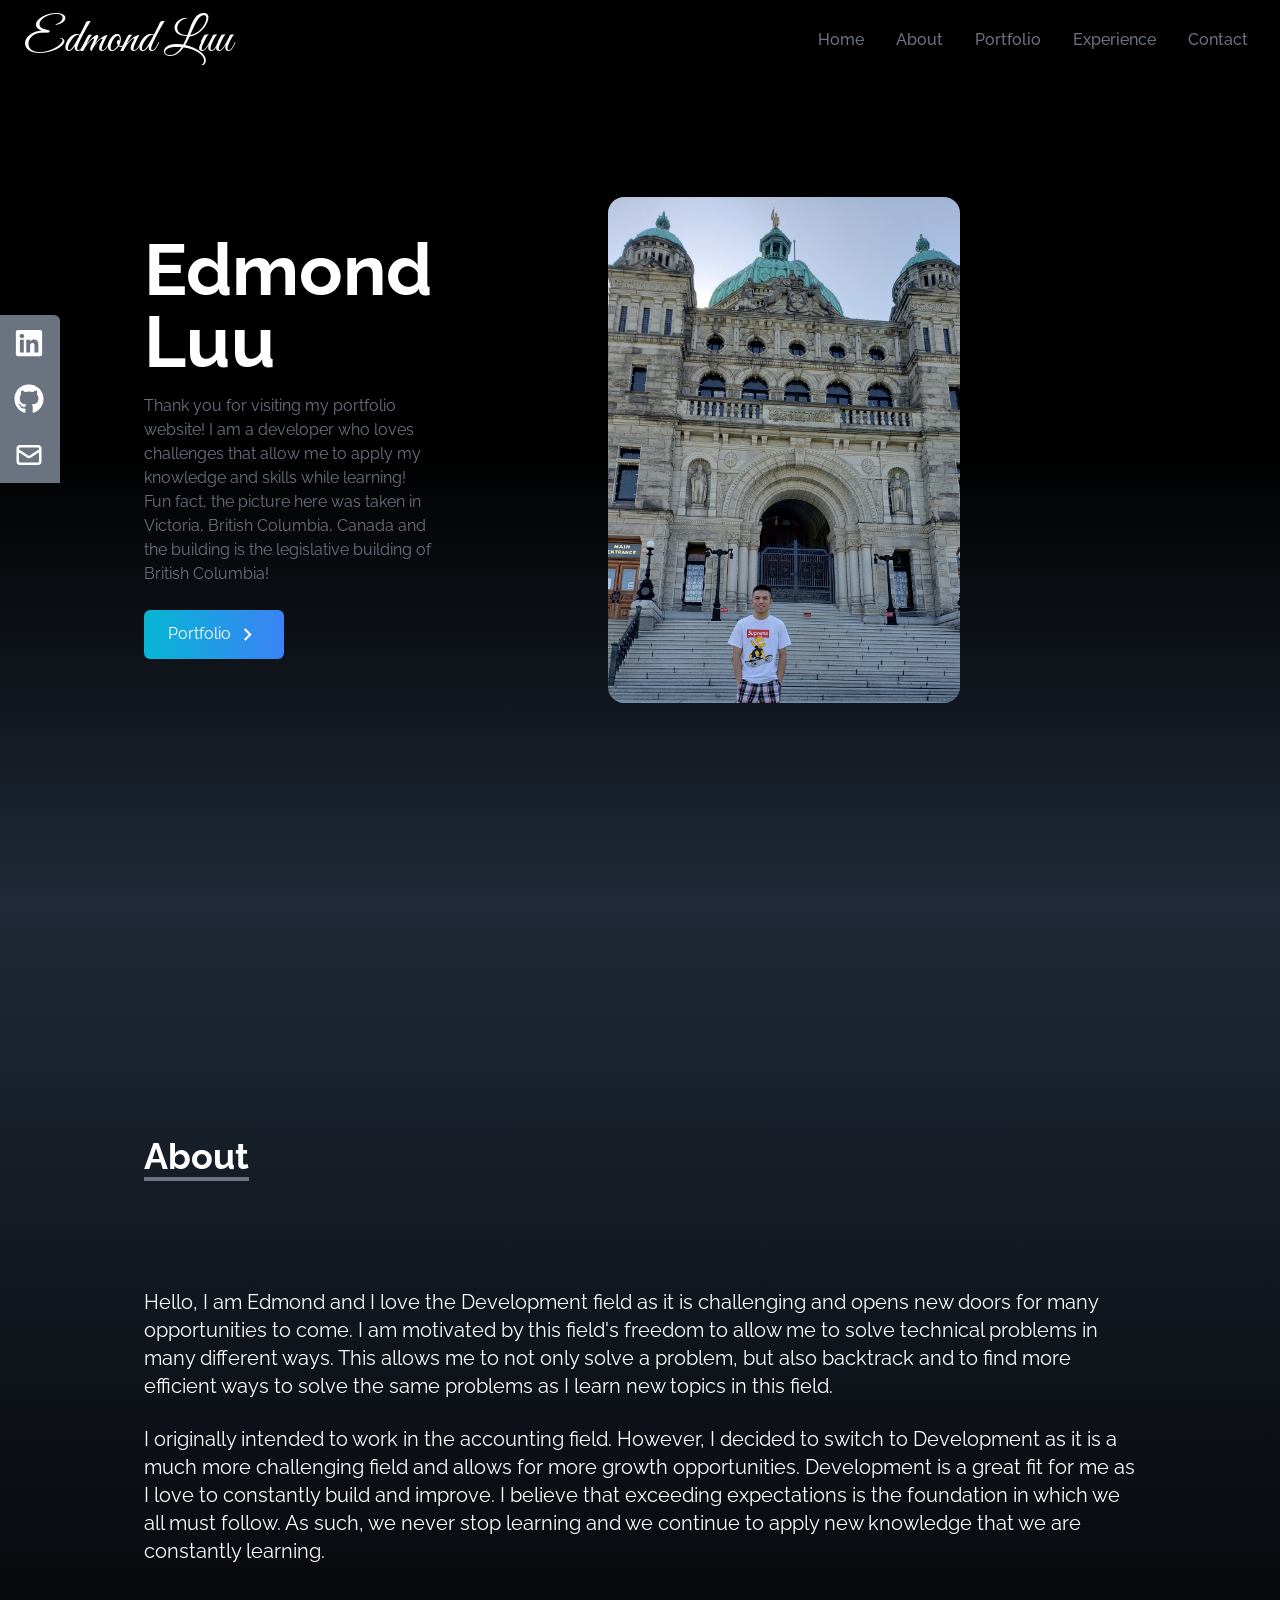
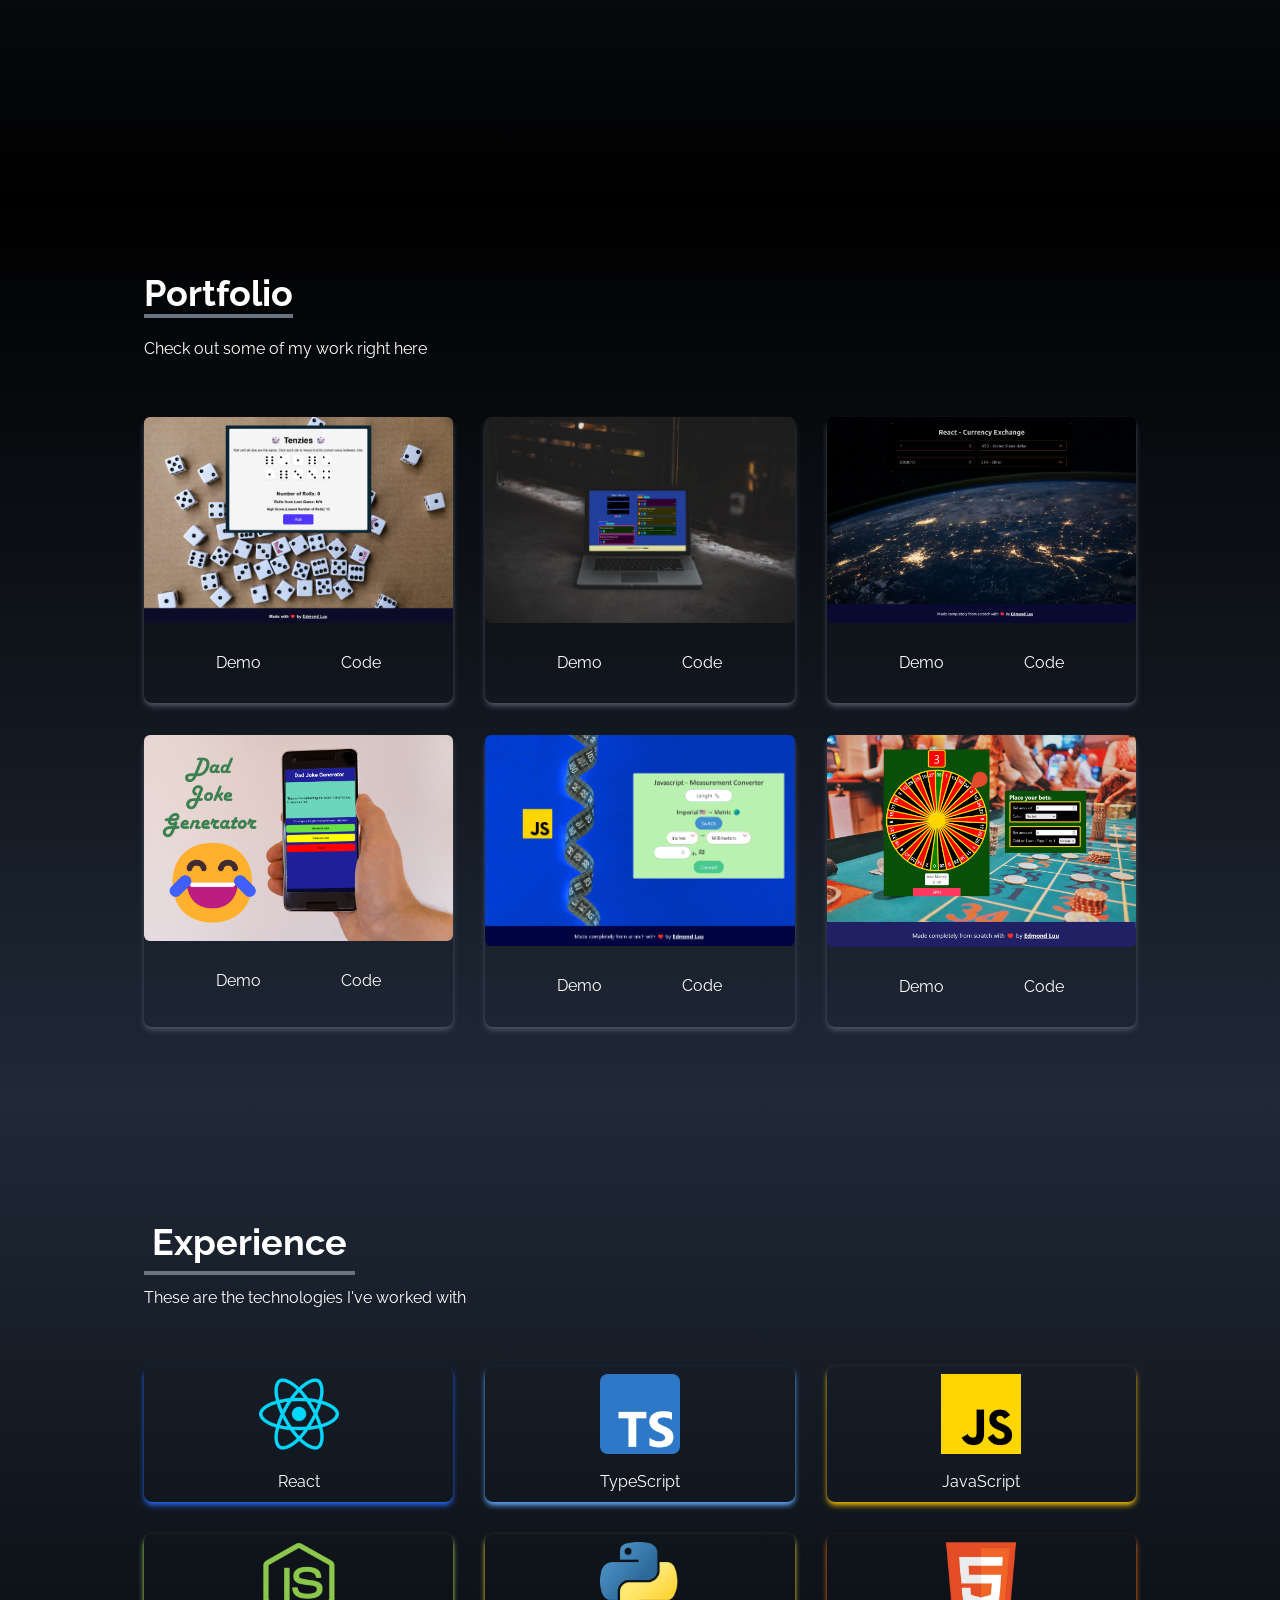
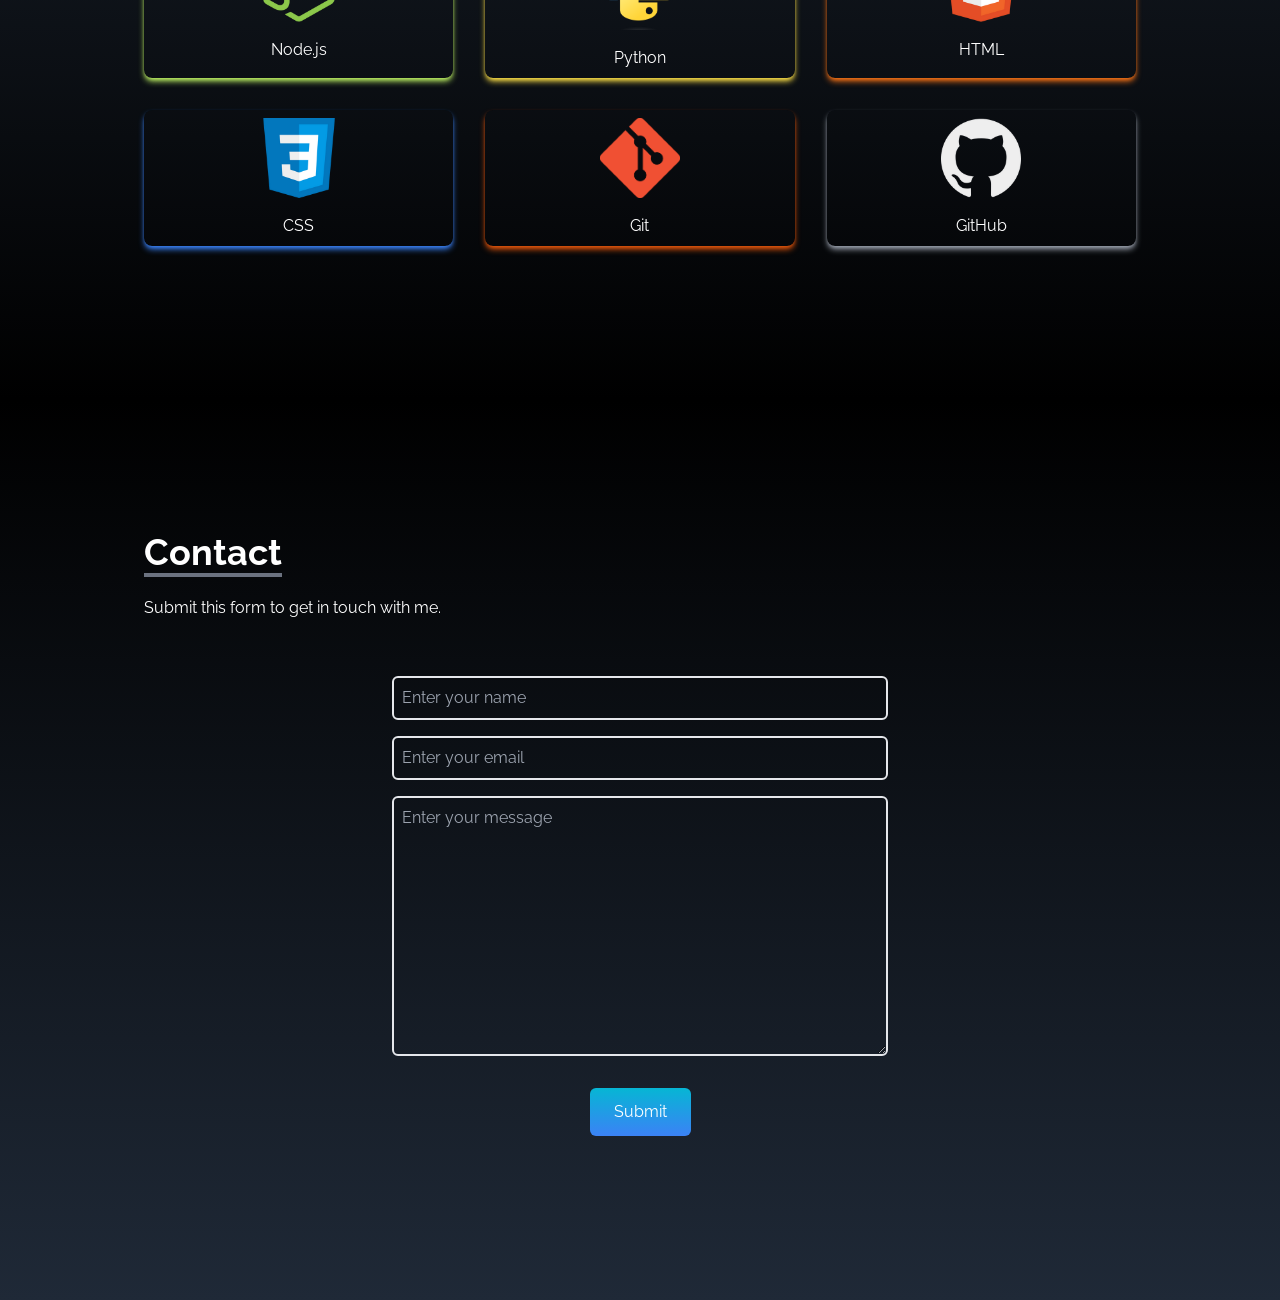
<file: index.html>
<!doctype html><html lang="en"><head><meta charset="utf-8"/><link rel="icon" href="/favicon.png"/><meta name="viewport" content="width=device-width,initial-scale=1"/><meta name="theme-color" content="#000000"/><meta name="description" content="Web site created using create-react-app"/><link rel="apple-touch-icon" href="/logo192.png"/><link rel="manifest" href="/manifest.json"/><title>Edmond Luu | Portfolio</title><script defer="defer" src="/static/js/main.e8f8a479.js"></script><link href="/static/css/main.27547d89.css" rel="stylesheet"></head><body><noscript>You need to enable JavaScript to run this app.</noscript><div id="root"></div></body></html>
</file>
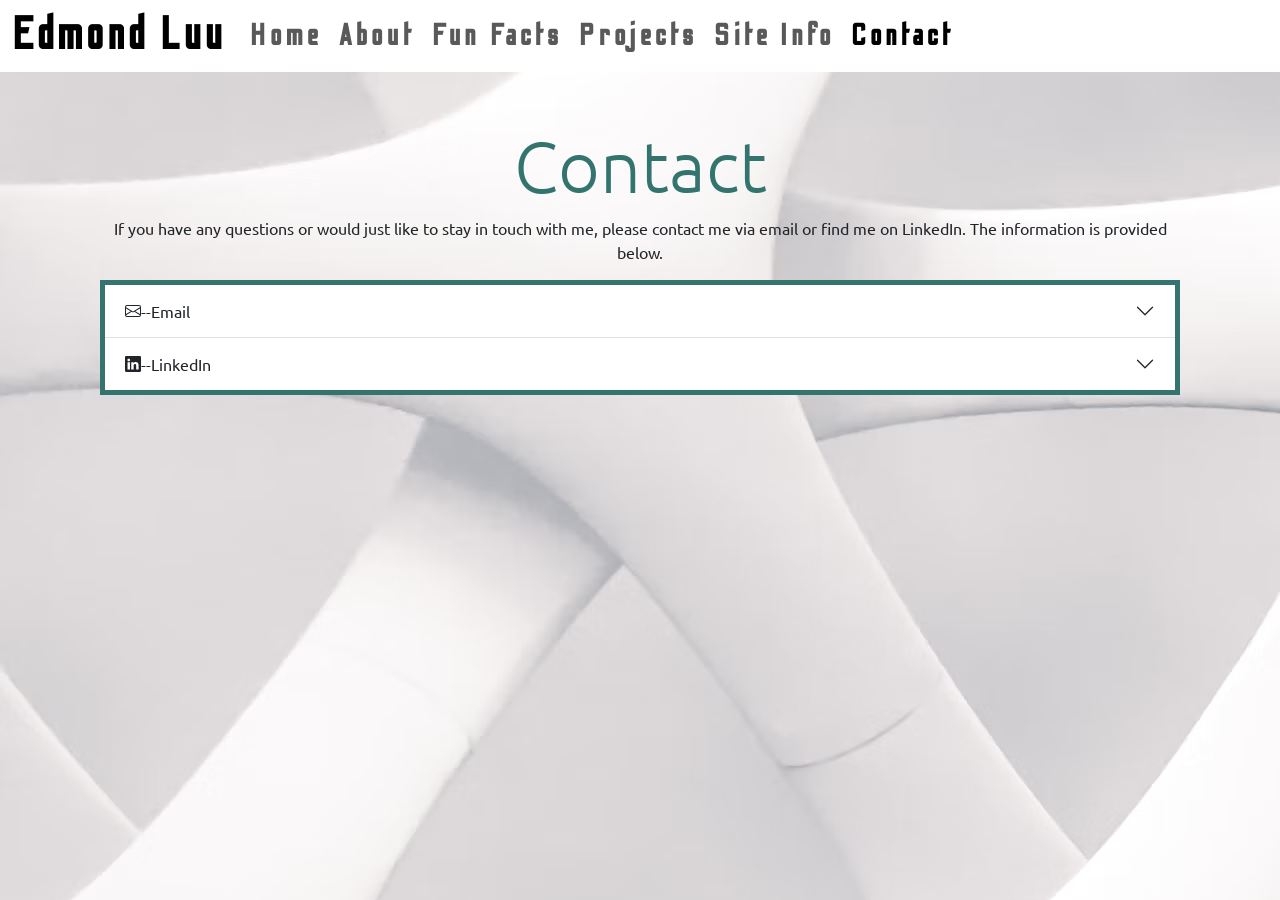
<file: contact.html>
<!DOCTYPE html>
<html lang="en">

<head>
    <meta charset="UTF-8">
    <meta http-equiv="X-UA-Compatible" content="IE=edge">
    <meta name="viewport" content="width=device-width, initial-scale=1.0">
    <title>Edmond Luu - Contact Me</title>
    <link rel="preconnect" href="https://fonts.googleapis.com">
    <link rel="preconnect" href="https://fonts.gstatic.com" crossorigin>
    <link href="https://fonts.googleapis.com/css2?family=Odibee+Sans&display=swap" rel="stylesheet">
    <link rel="preconnect" href="https://fonts.googleapis.com">
    <link rel="preconnect" href="https://fonts.gstatic.com" crossorigin>
    <link href="https://fonts.googleapis.com/css2?family=Ubuntu&display=swap" rel="stylesheet">
    <link href="https://cdn.jsdelivr.net/npm/bootstrap@5.2.0-beta1/dist/css/bootstrap.min.css" rel="stylesheet"
        integrity="sha384-0evHe/X+R7YkIZDRvuzKMRqM+OrBnVFBL6DOitfPri4tjfHxaWutUpFmBp4vmVor" crossorigin="anonymous">
    <link rel="stylesheet" href="style.css">

</head>

<body>
    <nav class="navbar navbar-expand-md sticky-top">
        <div class="container-fluid">
            <a class="navbar-brand" href="index.html" id="title">Edmond Luu</a>
            <button class="navbar-toggler" type="button" data-bs-toggle="collapse" data-bs-target="#navbarNav"
                aria-controls="navbarNav" aria-expanded="false" aria-label="Toggle navigation">
                <span class="navbar-toggler-icon"></span>
            </button>
            <div class="collapse navbar-collapse" id="navbarNav">
                <ul class="navbar-nav me-auto mb-2 mb-lg-0">
                    <li class="nav-item">
                        <a class="nav-link" aria-current="page" href="index.html">Home</a>
                    </li>
                    <li class="nav-item">
                        <a class="nav-link" href="about.html">About</a>
                    </li>
                    <li class="nav-item">
                        <a class="nav-link" href="funfacts.html">Fun Facts</a>
                    </li>
                    <li class="nav-item">
                        <a class="nav-link" href="projects.html">Projects</a>
                    </li>
                    <li class="nav-item">
                        <a class="nav-link" href="siteinfo.html">Site Info</a>
                    </li>
                    <li class="nav-item">
                        <a class="nav-link active" href="contact.html">Contact</a>
                    </li>
                </ul>
            </div>
        </div>
    </nav>

    <section class="container-fluid" id="intro">
        <h2 class="display-2 text-center">Contact</h2>
        <p class="text-center">If you have any questions or would just like to stay in touch with me, please contact
            me
            via email or find me
            on LinkedIn. The information is provided below.</p>
        <div class="accordion accordion-flush" id="accordionFlushExample">
            <div class="accordion-item">
                <h2 class="accordion-header" id="flush-headingOne">
                    <button class="accordion-button collapsed" type="button" data-bs-toggle="collapse"
                        data-bs-target="#flush-collapseOne" aria-expanded="false" aria-controls="flush-collapseOne">
                        <svg xmlns="http://www.w3.org/2000/svg" width="16" height="16" fill="currentColor"
                            class="bi bi-envelope" viewBox="0 0 16 16">
                            <path
                                d="M0 4a2 2 0 0 1 2-2h12a2 2 0 0 1 2 2v8a2 2 0 0 1-2 2H2a2 2 0 0 1-2-2V4Zm2-1a1 1 0 0 0-1 1v.217l7 4.2 7-4.2V4a1 1 0 0 0-1-1H2Zm13 2.383-4.708 2.825L15 11.105V5.383Zm-.034 6.876-5.64-3.471L8 9.583l-1.326-.795-5.64 3.47A1 1 0 0 0 2 13h12a1 1 0 0 0 .966-.741ZM1 11.105l4.708-2.897L1 5.383v5.722Z" />
                        </svg>--Email
                    </button>
                </h2>
                <div id="flush-collapseOne" class="accordion-collapse collapse" aria-labelledby="flush-headingOne"
                    data-bs-parent="#accordionFlushExample">
                    <div class="accordion-body">My email address is <a
                            href="mailto:eluu@berkeley.edu">eluu@berkeley.edu</a>.</div>
                </div>
            </div>
            <div class="accordion-item">
                <h2 class="accordion-header" id="flush-headingTwo">
                    <button class="accordion-button collapsed" type="button" data-bs-toggle="collapse"
                        data-bs-target="#flush-collapseTwo" aria-expanded="false" aria-controls="flush-collapseTwo">
                        <svg xmlns="http://www.w3.org/2000/svg" width="16" height="16" fill="currentColor"
                            class="bi bi-linkedin" viewBox="0 0 16 16">
                            <path
                                d="M0 1.146C0 .513.526 0 1.175 0h13.65C15.474 0 16 .513 16 1.146v13.708c0 .633-.526 1.146-1.175 1.146H1.175C.526 16 0 15.487 0 14.854V1.146zm4.943 12.248V6.169H2.542v7.225h2.401zm-1.2-8.212c.837 0 1.358-.554 1.358-1.248-.015-.709-.52-1.248-1.342-1.248-.822 0-1.359.54-1.359 1.248 0 .694.521 1.248 1.327 1.248h.016zm4.908 8.212V9.359c0-.216.016-.432.08-.586.173-.431.568-.878 1.232-.878.869 0 1.216.662 1.216 1.634v3.865h2.401V9.25c0-2.22-1.184-3.252-2.764-3.252-1.274 0-1.845.7-2.165 1.193v.025h-.016a5.54 5.54 0 0 1 .016-.025V6.169h-2.4c.03.678 0 7.225 0 7.225h2.4z" />
                        </svg>--LinkedIn
                    </button>
                </h2>
                <div id="flush-collapseTwo" class="accordion-collapse collapse" aria-labelledby="flush-headingTwo"
                    data-bs-parent="#accordionFlushExample">
                    <div class="accordion-body">My LinkedIn profile is at <a
                            href="https://wwww.linkedin.com/in/edmondluu">https://linkedin.com/in/edmondluu</a>.</div>
                </div>
            </div>
        </div>
    </section>


    <script src="https://cdn.jsdelivr.net/npm/bootstrap@5.2.0-beta1/dist/js/bootstrap.bundle.min.js"
        integrity="sha384-pprn3073KE6tl6bjs2QrFaJGz5/SUsLqktiwsUTF55Jfv3qYSDhgCecCxMW52nD2"
        crossorigin="anonymous"></script>

</body>

</html>
</file>
<file: static/css/main.27547d89.css>
@import url(https://fonts.googleapis.com/css2?family=Raleway:ital,wght@0,100;0,200;0,300;0,400;0,500;0,600;0,700;0,800;0,900;1,100;1,200;1,300;1,400;1,500;1,600;1,700;1,800;1,900&display=swap);@import url(https://fonts.googleapis.com/css2?family=Great+Vibes&display=swap);
/*
! tailwindcss v3.0.24 | MIT License | https://tailwindcss.com
*/*,:after,:before{border:0 solid #e5e7eb;box-sizing:border-box}:after,:before{--tw-content:""}html{-webkit-text-size-adjust:100%;font-family:ui-sans-serif,system-ui,-apple-system,BlinkMacSystemFont,Segoe UI,Roboto,Helvetica Neue,Arial,Noto Sans,sans-serif,Apple Color Emoji,Segoe UI Emoji,Segoe UI Symbol,Noto Color Emoji;line-height:1.5;tab-size:4}body{line-height:inherit;margin:0}hr{border-top-width:1px;color:inherit;height:0}abbr:where([title]){-webkit-text-decoration:underline dotted;text-decoration:underline dotted}h1,h2,h3,h4,h5,h6{font-size:inherit;font-weight:inherit}a{color:inherit;text-decoration:inherit}b,strong{font-weight:bolder}code,kbd,pre,samp{font-family:ui-monospace,SFMono-Regular,Menlo,Monaco,Consolas,Liberation Mono,Courier New,monospace;font-size:1em}small{font-size:80%}sub,sup{font-size:75%;line-height:0;position:relative;vertical-align:baseline}sub{bottom:-.25em}sup{top:-.5em}table{border-collapse:collapse;border-color:inherit;text-indent:0}button,input,optgroup,select,textarea{color:inherit;font-family:inherit;font-size:100%;line-height:inherit;margin:0;padding:0}button,select{text-transform:none}[type=button],[type=reset],[type=submit],button{-webkit-appearance:button;background-color:transparent;background-image:none}:-moz-focusring{outline:auto}:-moz-ui-invalid{box-shadow:none}progress{vertical-align:baseline}::-webkit-inner-spin-button,::-webkit-outer-spin-button{height:auto}[type=search]{-webkit-appearance:textfield;outline-offset:-2px}::-webkit-search-decoration{-webkit-appearance:none}::-webkit-file-upload-button{-webkit-appearance:button;font:inherit}summary{display:list-item}blockquote,dd,dl,figure,h1,h2,h3,h4,h5,h6,hr,p,pre{margin:0}fieldset{margin:0}fieldset,legend{padding:0}menu,ol,ul{list-style:none;margin:0;padding:0}textarea{resize:vertical}input::-webkit-input-placeholder,textarea::-webkit-input-placeholder{color:#9ca3af;opacity:1}input:-ms-input-placeholder,textarea:-ms-input-placeholder{color:#9ca3af;opacity:1}input::placeholder,textarea::placeholder{color:#9ca3af;opacity:1}[role=button],button{cursor:pointer}:disabled{cursor:default}audio,canvas,embed,iframe,img,object,svg,video{display:block;vertical-align:middle}img,video{height:auto;max-width:100%}[hidden]{display:none}html{font-family:Raleway,sans-serif}*,:after,:before{--tw-translate-x:0;--tw-translate-y:0;--tw-rotate:0;--tw-skew-x:0;--tw-skew-y:0;--tw-scale-x:1;--tw-scale-y:1;--tw-pan-x: ;--tw-pan-y: ;--tw-pinch-zoom: ;--tw-scroll-snap-strictness:proximity;--tw-ordinal: ;--tw-slashed-zero: ;--tw-numeric-figure: ;--tw-numeric-spacing: ;--tw-numeric-fraction: ;--tw-ring-inset: ;--tw-ring-offset-width:0px;--tw-ring-offset-color:#fff;--tw-ring-color:rgba(59,130,246,.5);--tw-ring-offset-shadow:0 0 #0000;--tw-ring-shadow:0 0 #0000;--tw-shadow:0 0 #0000;--tw-shadow-colored:0 0 #0000;--tw-blur: ;--tw-brightness: ;--tw-contrast: ;--tw-grayscale: ;--tw-hue-rotate: ;--tw-invert: ;--tw-saturate: ;--tw-sepia: ;--tw-drop-shadow: ;--tw-backdrop-blur: ;--tw-backdrop-brightness: ;--tw-backdrop-contrast: ;--tw-backdrop-grayscale: ;--tw-backdrop-hue-rotate: ;--tw-backdrop-invert: ;--tw-backdrop-opacity: ;--tw-backdrop-saturate: ;--tw-backdrop-sepia: }.fixed{position:fixed}.absolute{position:absolute}.top-0{top:0}.left-0{left:0}.top-\[35\%\]{top:35%}.z-10{z-index:10}.m-4{margin:1rem}.mx-auto{margin-left:auto;margin-right:auto}.my-4{margin-bottom:1rem;margin-top:1rem}.my-8{margin-bottom:2rem;margin-top:2rem}.my-2{margin-bottom:.5rem;margin-top:.5rem}.mt-20{margin-top:5rem}.mb-\[25px\]{margin-bottom:25px}.mt-4{margin-top:1rem}.ml-1{margin-left:.25rem}.ml-2{margin-left:.5rem}.ml-\[-100px\]{margin-left:-100px}.inline{display:inline}.flex{display:flex}.grid{display:grid}.hidden{display:none}.h-screen{height:100vh}.h-full{height:100%}.h-20{height:5rem}.h-14{height:3.5rem}.w-full{width:100%}.w-20{width:5rem}.w-fit{width:-webkit-fit-content;width:-moz-fit-content;width:fit-content}.w-2\/3{width:66.666667%}.w-1\/2{width:50%}.w-40{width:10rem}.max-w-screen-lg{max-width:1024px}.max-w-md{max-width:28rem}.cursor-pointer{cursor:pointer}.grid-cols-2{grid-template-columns:repeat(2,minmax(0,1fr))}.flex-col{flex-direction:column}.items-center{align-items:center}.justify-center{justify-content:center}.justify-between{justify-content:space-between}.gap-8{gap:2rem}.rounded-md{border-radius:.375rem}.rounded-lg{border-radius:.5rem}.rounded-2xl{border-radius:1rem}.rounded-tr-md{border-top-right-radius:.375rem}.rounded-br-md{border-bottom-right-radius:.375rem}.border-2{border-width:2px}.border-b-4{border-bottom-width:4px}.border-gray-500{--tw-border-opacity:1;border-color:rgb(107 114 128/var(--tw-border-opacity))}.bg-transparent{background-color:transparent}.bg-black{--tw-bg-opacity:1;background-color:rgb(0 0 0/var(--tw-bg-opacity))}.bg-gray-500{--tw-bg-opacity:1;background-color:rgb(107 114 128/var(--tw-bg-opacity))}.bg-gradient-to-b{background-image:linear-gradient(to bottom,var(--tw-gradient-stops))}.bg-gradient-to-r{background-image:linear-gradient(to right,var(--tw-gradient-stops))}.from-gray-800{--tw-gradient-from:#1f2937;--tw-gradient-stops:var(--tw-gradient-from),var(--tw-gradient-to,rgba(31,41,55,0))}.from-black{--tw-gradient-from:#000;--tw-gradient-stops:var(--tw-gradient-from),var(--tw-gradient-to,transparent)}.from-cyan-500{--tw-gradient-from:#06b6d4;--tw-gradient-stops:var(--tw-gradient-from),var(--tw-gradient-to,rgba(6,182,212,0))}.via-black{--tw-gradient-stops:var(--tw-gradient-from),#000,var(--tw-gradient-to,transparent)}.to-black{--tw-gradient-to:#000}.to-gray-800{--tw-gradient-to:#1f2937}.to-blue-500{--tw-gradient-to:#3b82f6}.p-4{padding:1rem}.p-2{padding:.5rem}.py-6{padding-bottom:1.5rem;padding-top:1.5rem}.px-6{padding-left:1.5rem;padding-right:1.5rem}.py-3{padding-bottom:.75rem;padding-top:.75rem}.py-8{padding-bottom:2rem;padding-top:2rem}.px-12{padding-left:3rem;padding-right:3rem}.py-2{padding-bottom:.5rem;padding-top:.5rem}.px-4{padding-left:1rem;padding-right:1rem}.py-4{padding-bottom:1rem;padding-top:1rem}.pb-8{padding-bottom:2rem}.pr-4{padding-right:1rem}.text-center{text-align:center}.font-signature{font-family:Great Vibes}.text-4xl{font-size:2.25rem;line-height:2.5rem}.text-xl{font-size:1.25rem;line-height:1.75rem}.text-5xl{font-size:3rem;line-height:1}.font-bold{font-weight:700}.font-medium{font-weight:500}.capitalize{text-transform:capitalize}.text-white{--tw-text-opacity:1;color:rgb(255 255 255/var(--tw-text-opacity))}.text-gray-500{--tw-text-opacity:1;color:rgb(107 114 128/var(--tw-text-opacity))}.shadow-md{--tw-shadow:0 4px 6px -1px rgba(0,0,0,.1),0 2px 4px -2px rgba(0,0,0,.1);--tw-shadow-colored:0 4px 6px -1px var(--tw-shadow-color),0 2px 4px -2px var(--tw-shadow-color);box-shadow:0 0 #0000,0 0 #0000,var(--tw-shadow);box-shadow:var(--tw-ring-offset-shadow,0 0 #0000),var(--tw-ring-shadow,0 0 #0000),var(--tw-shadow)}.shadow-blue-600{--tw-shadow-color:#2563eb;--tw-shadow:var(--tw-shadow-colored)}.shadow-blue-400{--tw-shadow-color:#60a5fa;--tw-shadow:var(--tw-shadow-colored)}.shadow-yellow-500{--tw-shadow-color:#eab308;--tw-shadow:var(--tw-shadow-colored)}.shadow-lime-300{--tw-shadow-color:#bef264;--tw-shadow:var(--tw-shadow-colored)}.shadow-yellow-300{--tw-shadow-color:#fde047;--tw-shadow:var(--tw-shadow-colored)}.shadow-orange-500{--tw-shadow-color:#f97316;--tw-shadow:var(--tw-shadow-colored)}.shadow-blue-500{--tw-shadow-color:#3b82f6;--tw-shadow:var(--tw-shadow-colored)}.shadow-orange-600{--tw-shadow-color:#ea580c;--tw-shadow:var(--tw-shadow-colored)}.shadow-gray-400{--tw-shadow-color:#9ca3af;--tw-shadow:var(--tw-shadow-colored)}.shadow-gray-600{--tw-shadow-color:#4b5563;--tw-shadow:var(--tw-shadow-colored)}.duration-300{transition-duration:.3s}.duration-500{transition-duration:.5s}.duration-200{transition-duration:.2s}.hover\:ml-\[-10px\]:hover{margin-left:-10px}.hover\:scale-110:hover{--tw-scale-x:1.1;--tw-scale-y:1.1}.hover\:scale-105:hover,.hover\:scale-110:hover{-webkit-transform:translate(var(--tw-translate-x),var(--tw-translate-y)) rotate(var(--tw-rotate)) skewX(var(--tw-skew-x)) skewY(var(--tw-skew-y)) scaleX(var(--tw-scale-x)) scaleY(var(--tw-scale-y));transform:translate(var(--tw-translate-x),var(--tw-translate-y)) rotate(var(--tw-rotate)) skewX(var(--tw-skew-x)) skewY(var(--tw-skew-y)) scaleX(var(--tw-scale-x)) scaleY(var(--tw-scale-y))}.hover\:scale-105:hover{--tw-scale-x:1.05;--tw-scale-y:1.05}.hover\:rounded-md:hover{border-radius:.375rem}.focus\:outline-none:focus{outline:2px solid transparent;outline-offset:2px}.group:hover .group-hover\:rotate-90{--tw-rotate:90deg;-webkit-transform:translate(var(--tw-translate-x),var(--tw-translate-y)) rotate(var(--tw-rotate)) skewX(var(--tw-skew-x)) skewY(var(--tw-skew-y)) scaleX(var(--tw-scale-x)) scaleY(var(--tw-scale-y));transform:translate(var(--tw-translate-x),var(--tw-translate-y)) rotate(var(--tw-rotate)) skewX(var(--tw-skew-x)) skewY(var(--tw-skew-y)) scaleX(var(--tw-scale-x)) scaleY(var(--tw-scale-y))}@media (min-width:640px){.sm\:grid-cols-3{grid-template-columns:repeat(3,minmax(0,1fr))}.sm\:grid-cols-2{grid-template-columns:repeat(2,minmax(0,1fr))}.sm\:flex-row{flex-direction:row}.sm\:px-0{padding-left:0;padding-right:0}.sm\:text-7xl{font-size:4.5rem;line-height:1}}@media (min-width:768px){.md\:flex{display:flex}.md\:hidden{display:none}.md\:h-screen{height:100vh}.md\:w-1\/2{width:50%}.md\:grid-cols-3{grid-template-columns:repeat(3,minmax(0,1fr))}}@media (min-width:1024px){.lg\:flex{display:flex}}
/*# sourceMappingURL=main.27547d89.css.map*/
</file>
<file: style.css>
:root {
    --theme-color: rgb(51, 116, 110);
}

body {
    box-sizing: border-box;
    background-image: url("Images/backgroundWallpaper.jpg");
    font-family: 'Ubuntu', sans-serif;
}

nav {
    font-weight: 700;
    font-size: 30px;
    font-family: "Odibee Sans", cursive;
    letter-spacing: 5px;
    min-height: 8vh;
    max-height: 8vh;
    background-color: white;
}

#title {
    font-size: 45px;
}

.bold {
    font-weight: bold;
}

nav a {
    border-top: 1vh solid transparent;
    border-bottom: 1vh solid transparent;
}

section.container-fluid {
    padding: 50px 100px;
}

nav a:not(.active):not(.navbar-brand):hover {
    background-color: rgb(240, 240, 240);
    transition: all 500ms;
}

nav a.active:hover {
    background-color: transparent;
}

nav a.navbar-brand {
    background-color: transparent;
}

h2,
p {
    animation-name: slidein;
    animation-duration: 1.5s;
}

.carousel-inner {
    border: 5px solid var(--theme-color);
}

.carousel-inner img {
    margin: 0 auto;
    min-width: 100vw;
    max-height: 50vh;
    object-fit: cover;
    object-position: center;
}

h2 {
    color: rgb(51, 116, 110);
}


#cards {
    margin: 10px 10vw;
    display: flex;
    flex-direction: row;
    justify-content: space-evenly;
    animation-name: slidein;
    animation-duration: 1.5s;
}


@keyframes slidein {
    from {
        margin-top: 25%;
    }

    to {
        cards {
            margin-top: 10px;
        }

        h2,
        p {
            padding: 50px 100px;
        }
    }
}

#card-button {
    border: 1px solid black;
    text-align: center;
    padding: 5px 84px;
}

#card-button:hover {
    background-color: rgb(240, 240, 240);
    transition: all 0.5s;
}

@media(max-width:920px) {
    #cards {
        flex-direction: column;
        align-items: center;
        justify-content: space-between;
        padding-bottom: 100vw;
    }
}

.card-title {
    padding-bottom: 1vh;
    border-bottom: 1px solid black;
}

.accordion {
    border: 5px solid var(--theme-color);
}

.list-group-item.active {
    background-color: var(--theme-color);
}

.list-group {
    margin-bottom: 5vh;
    border: 5px solid var(--theme-color);
}
</file>
